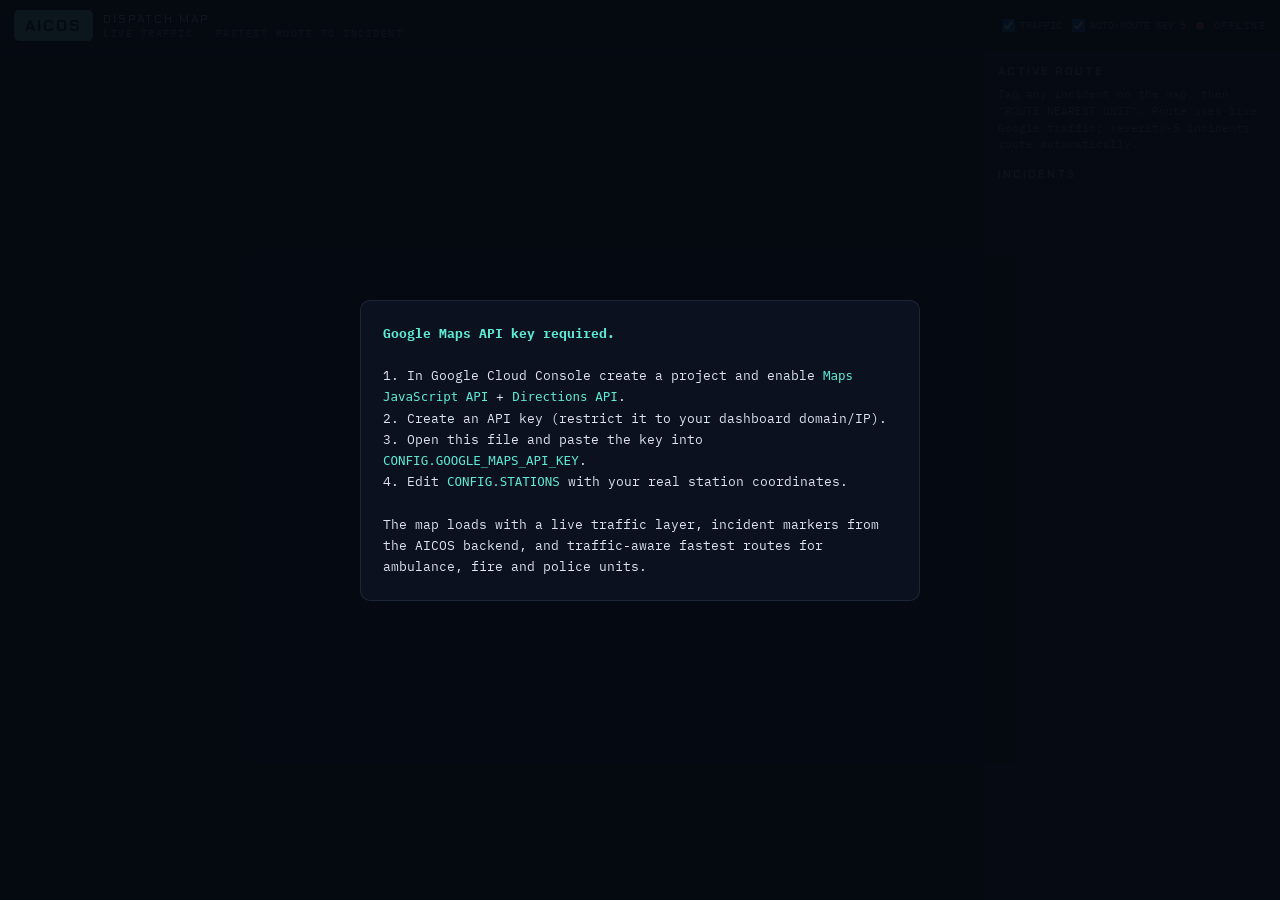
<file: dashboard/dispatch-map.html>
<!DOCTYPE html>
<html lang="en">
<head>
<meta name="referrer" content="no-referrer">
<meta charset="UTF-8" />
<meta name="viewport" content="width=device-width, initial-scale=1.0" />
<title>AICOS · Dispatch Map</title>
<style>
  @import url('https://fonts.googleapis.com/css2?family=Chakra+Petch:wght@500;600;700&family=IBM+Plex+Mono:wght@400;500;600&display=swap');
  :root { --ink:#060a12; --panel:#0b111e; --line:rgba(125,150,190,.16); --teal:#5eead4;
          --text:#dbe4f3; --mut:#7c8aa5; --red:#f43f5e; --amber:#fbbf24; }
  * { box-sizing:border-box; margin:0; }
  body { background:var(--ink); color:var(--text); font-family:'IBM Plex Mono',monospace;
         height:100vh; display:flex; flex-direction:column; }
  header { display:flex; gap:10px; align-items:center; padding:10px 14px;
           border-bottom:1px solid var(--line); flex-wrap:wrap; }
  .logo { background:var(--teal); color:#04211c; font-family:'Chakra Petch',sans-serif;
          font-weight:700; letter-spacing:2px; padding:5px 11px; border-radius:5px; }
  .sub { font-size:10px; color:var(--mut); letter-spacing:1.5px; }
  .dot { width:8px; height:8px; border-radius:50%; background:var(--red); }
  .dot.live { background:var(--teal); animation:blink 1.4s infinite; }
  @keyframes blink { 0%,100%{opacity:1} 50%{opacity:.25} }
  label.chk { font-size:10px; color:var(--mut); display:flex; gap:5px; align-items:center; cursor:pointer; }
  #wrap { flex:1; display:flex; min-height:0; }
  #map { flex:1; }
  aside { width:295px; border-left:1px solid var(--line); background:var(--panel);
          padding:12px; overflow-y:auto; }
  aside h3 { font-family:'Chakra Petch',sans-serif; font-size:11px; letter-spacing:2px;
             color:var(--mut); margin-bottom:8px; }
  .rt { border:1px solid var(--line); border-radius:8px; padding:10px; margin-bottom:10px; }
  .rt .big { font-size:22px; font-weight:600; color:var(--teal); }
  .rt .m { font-size:10px; color:var(--mut); margin-top:3px; line-height:1.5; }
  button { background:var(--teal); color:#04211c; border:0; border-radius:5px;
           font-family:'Chakra Petch',sans-serif; font-weight:600; font-size:10.5px;
           padding:6px 12px; cursor:pointer; letter-spacing:.5px; }
  button.ghost { background:transparent; color:var(--mut); border:1px solid var(--line); }
  #overlay { position:fixed; inset:0; background:rgba(6,10,18,.94); display:flex;
             align-items:center; justify-content:center; padding:24px; z-index:50; }
  #overlay .card { max-width:560px; border:1px solid var(--line); border-radius:10px;
                   background:var(--panel); padding:22px; font-size:12.5px; line-height:1.7; }
  #overlay code { color:var(--teal); }
  .evrow { display:flex; gap:8px; align-items:center; padding:7px 8px; border-radius:6px;
           border:1px solid var(--line); margin-bottom:6px; cursor:pointer; font-size:10.5px; }
  .evrow:hover { border-color:var(--teal); }
  .sev { font-size:9px; font-weight:700; padding:1px 6px; border-radius:4px; border:1px solid; }
  ::-webkit-scrollbar { width:5px } ::-webkit-scrollbar-thumb { background:rgba(125,150,190,.25); }
</style>
</head>
<body>

<header>
  <span class="logo">AICOS</span>
  <div>
    <div style="font-family:'Chakra Petch',sans-serif;font-size:12px;letter-spacing:2px;">DISPATCH MAP</div>
    <div class="sub">LIVE TRAFFIC · FASTEST ROUTE TO INCIDENT</div>
  </div>
  <span style="flex:1"></span>
  <label class="chk"><input type="checkbox" id="chkTraffic" checked> TRAFFIC</label>
  <label class="chk"><input type="checkbox" id="chkAuto" checked> AUTO-ROUTE SEV 5</label>
  <span id="statusDot" class="dot"></span>
  <span id="statusTxt" class="sub">OFFLINE</span>
</header>

<div id="wrap">
  <div id="map"></div>
  <aside>
    <h3>ACTIVE ROUTE</h3>
    <div id="routeBox" class="rt" style="display:none">
      <div class="big" id="rEta">—</div>
      <div class="m" id="rMeta">—</div>
      <div style="margin-top:8px; display:flex; gap:6px;">
        <button class="ghost" onclick="clearRoute()">CLEAR</button>
      </div>
    </div>
    <div class="m" id="routeHint" style="font-size:10.5px;color:var(--mut);line-height:1.6;margin-bottom:14px;">
      Tap any incident on the map, then “ROUTE NEAREST UNIT”. Route uses live Google traffic;
      severity-5 incidents route automatically.
    </div>
    <h3>INCIDENTS</h3>
    <div id="evList"></div>
  </aside>
</div>

<div id="overlay" style="display:none">
  <div class="card">
    <b style="color:var(--teal)">Google Maps API key required.</b><br><br>
    1. In Google Cloud Console create a project and enable
       <code>Maps JavaScript API</code> + <code>Directions API</code>.<br>
    2. Create an API key (restrict it to your dashboard domain/IP).<br>
    3. Open this file and paste the key into <code>CONFIG.GOOGLE_MAPS_API_KEY</code>.<br>
    4. Edit <code>CONFIG.STATIONS</code> with your real station coordinates.<br><br>
    The map loads with a live traffic layer, incident markers from the AICOS backend,
    and traffic-aware fastest routes for ambulance, fire and police units.
  </div>
</div>

<script src="/dashboard/aicos-auth.js"></script>
<script>
/* ================= CONFIG — edit before deployment ================= */
var CONFIG = {
  GOOGLE_MAPS_API_KEY: "",              // <-- paste your key here
  BACKEND_URL: "",                       // empty = same host that serves this page
  CITY_CENTER: { lat: 34.6714, lng: 3.2631 },  // set to your city
  ZOOM: 13,
  STATIONS: [
    { name: "Central Police HQ",  type: "police",    lat: 34.6760, lng: 3.2560 },
    { name: "Fire Station 1",     type: "fire",      lat: 34.6650, lng: 3.2710 },
    { name: "Hospital / Ambulance", type: "ambulance", lat: 34.6800, lng: 3.2780 }
  ]
};
/* =================================================================== */

var AGENT_COLORS = { security:"#fb7185", emergency:"#f97316", traffic:"#fbbf24",
                     infrastructure:"#38bdf8", environmental:"#34d399" };
var STATION_COLORS = { police:"#7da7f5", fire:"#f97316", ambulance:"#34d399" };
/* which unit types can serve which agent's incidents */
var AGENT_UNITS = { security:["police"], emergency:["ambulance","fire"],
                    traffic:["police"], infrastructure:["fire"], environmental:["fire"] };

var map, trafficLayer, dirService, dirRenderer, infoWin, ws;
var markers = {}, events = {}, routedId = null;

var $ = function (id) { return document.getElementById(id); };
function setStatus(live, txt){ $("statusDot").className = live?"dot live":"dot"; $("statusTxt").textContent = txt; }

/* ---------- Google Maps bootstrap ---------- */
(function boot(){
  if (!CONFIG.GOOGLE_MAPS_API_KEY) { $("overlay").style.display = "flex"; return; }
  var s = document.createElement("script");
  s.src = "https://maps.googleapis.com/maps/api/js?key=" +
          encodeURIComponent(CONFIG.GOOGLE_MAPS_API_KEY) + "&callback=initMap";
  s.async = true;
  s.onerror = function(){ $("overlay").style.display = "flex"; };
  document.head.appendChild(s);
})();

var DARK_STYLE = [
  { elementType:"geometry", stylers:[{color:"#0b111e"}] },
  { elementType:"labels.text.fill", stylers:[{color:"#8b9ab5"}] },
  { elementType:"labels.text.stroke", stylers:[{color:"#060a12"}] },
  { featureType:"road", elementType:"geometry", stylers:[{color:"#1a2740"}] },
  { featureType:"road.highway", elementType:"geometry", stylers:[{color:"#24365c"}] },
  { featureType:"water", elementType:"geometry", stylers:[{color:"#08101f"}] },
  { featureType:"poi", stylers:[{visibility:"off"}] },
  { featureType:"transit", stylers:[{visibility:"off"}] }
];

function initMap(){
  map = new google.maps.Map($("map"), {
    center: CONFIG.CITY_CENTER, zoom: CONFIG.ZOOM, styles: DARK_STYLE,
    disableDefaultUI: true, zoomControl: true
  });
  trafficLayer = new google.maps.TrafficLayer();
  trafficLayer.setMap(map);
  dirService  = new google.maps.DirectionsService();
  dirRenderer = new google.maps.DirectionsRenderer({
    map: map, suppressMarkers: true,
    polylineOptions: { strokeColor: "#5eead4", strokeWeight: 5, strokeOpacity: 0.95 }
  });
  infoWin = new google.maps.InfoWindow();

  $("chkTraffic").onchange = function(){ trafficLayer.setMap(this.checked ? map : null); };

  CONFIG.STATIONS.forEach(function(st){
    new google.maps.Marker({
      map: map, position: { lat: st.lat, lng: st.lng }, title: st.name,
      icon: { path: google.maps.SymbolPath.CIRCLE, scale: 7,
              fillColor: STATION_COLORS[st.type] || "#7da7f5", fillOpacity: 1,
              strokeColor: "#060a12", strokeWeight: 2 },
      label: { text: st.type === "police" ? "P" : st.type === "fire" ? "F" : "A",
               color: "#060a12", fontSize: "9px", fontWeight: "700" }
    });
  });

  connectBackend();
}

/* ---------- Backend live feed ---------- */
function backendBase(){
  return (CONFIG.BACKEND_URL || window.location.origin).replace(/\/+$/, "");
}
function authToken(){
  var t=(window.AicosAuth&&AicosAuth.token())||"";
  if(!t){window.location.href="/dashboard/login.html";}
  return t;
}
function connectBackend(){
  var base = backendBase();
  if (base.indexOf("http") !== 0) { setStatus(false, "NO BACKEND"); return; }
  var token = authToken();
  var wsUrl = base.replace(/^http/, "ws") + "/ws/events";
  try { ws = new WebSocket(wsUrl); } catch(e){ setStatus(false, "BAD URL"); return; }
  ws.onopen = function(){ ws.send(JSON.stringify({kind:"auth", token:token})); setStatus(true, "LIVE"); };
  ws.onclose = function(){ setStatus(false, "RETRYING"); setTimeout(connectBackend, 3000); };
  ws.onerror = function(){ try{ ws.close(); }catch(e){} };
  ws.onmessage = function(m){
    var msg; try { msg = JSON.parse(m.data); } catch(e){ return; }
    if (msg.kind === "snapshot" && Array.isArray(msg.events)) msg.events.forEach(function(ev){ upsertEvent(ev, false); });
    else if (msg.kind === "event" && msg.event) upsertEvent(msg.event, true);
  };
}

function upsertEvent(ev, isNew){
  if (!ev || typeof ev.lat !== "number" || typeof ev.lon !== "number") return;
  if (!ev.lat && !ev.lon) return;               // skip events without coordinates
  events[ev.id] = ev;
  if (!markers[ev.id]) {
    var col = ev.severity >= 4 ? "#f43f5e" : (AGENT_COLORS[ev.agent] || "#8b9ab5");
    var mk = new google.maps.Marker({
      map: map, position: { lat: ev.lat, lng: ev.lon },
      icon: { path: google.maps.SymbolPath.CIRCLE, scale: ev.severity >= 4 ? 9 : 6,
              fillColor: col, fillOpacity: 0.95, strokeColor: "#060a12", strokeWeight: 2 },
      animation: isNew && ev.severity >= 4 ? google.maps.Animation.BOUNCE : null,
      title: ev.type
    });
    if (mk.getAnimation()) setTimeout(function(){ mk.setAnimation(null); }, 2800);
    mk.addListener("click", function(){ openInfo(ev.id); });
    markers[ev.id] = mk;
  }
  renderList();
  if (isNew && ev.severity >= 5 && $("chkAuto").checked) routeToEvent(ev.id);
  else if (isNew && ev.severity >= 4) map.panTo({ lat: ev.lat, lng: ev.lon });
}

function openInfo(id){
  var ev = events[id]; if (!ev) return;
  var div = document.createElement("div");
  div.style.cssText = "font-family:monospace;color:#0f172a;font-size:12px;min-width:190px";
  var b = document.createElement("b"); b.textContent = ev.type; div.appendChild(b);
  var meta = document.createElement("div");
  meta.style.cssText = "margin:4px 0 8px;color:#475569;font-size:11px";
  meta.textContent = "SEV " + ev.severity + " · conf " + Math.round((ev.confidence||0)*100) +
                     "% · " + (ev.source_id||"") + (ev.district ? " · " + ev.district : "");
  div.appendChild(meta);
  var btn = document.createElement("button");
  btn.textContent = "ROUTE NEAREST UNIT";
  btn.style.cssText = "background:#0e7490;color:#fff;border:0;border-radius:5px;padding:6px 10px;cursor:pointer;font-weight:600";
  btn.onclick = function(){ infoWin.close(); routeToEvent(id); };
  div.appendChild(btn);
  infoWin.setContent(div);
  infoWin.open(map, markers[id]);
}

/* ---------- Traffic-aware routing ---------- */
function routeOnce(origin, dest){
  return new Promise(function(resolve){
    dirService.route({
      origin: origin, destination: dest, travelMode: google.maps.TravelMode.DRIVING,
      drivingOptions: { departureTime: new Date(), trafficModel: "bestguess" }
    }, function(res, status){
      if (status === "OK" && res.routes.length) {
        var leg = res.routes[0].legs[0];
        resolve({ res: res, secs: (leg.duration_in_traffic || leg.duration).value, leg: leg });
      } else resolve(null);
    });
  });
}

function routeToEvent(id){
  var ev = events[id]; if (!ev || !map) return;
  var unitTypes = AGENT_UNITS[ev.agent] || ["police"];
  var candidates = CONFIG.STATIONS.filter(function(s){ return unitTypes.indexOf(s.type) !== -1; });
  if (!candidates.length) candidates = CONFIG.STATIONS.slice();
  var dest = { lat: ev.lat, lng: ev.lon };
  $("rEta").textContent = "…";
  $("rMeta").textContent = "computing fastest route in live traffic";
  $("routeBox").style.display = "block";

  Promise.all(candidates.map(function(st){
    return routeOnce({ lat: st.lat, lng: st.lng }, dest).then(function(r){
      return r ? { st: st, r: r } : null;
    });
  })).then(function(list){
    list = list.filter(Boolean);
    if (!list.length) { $("rEta").textContent = "N/A"; $("rMeta").textContent = "routing failed — check Directions API is enabled"; return; }
    list.sort(function(a, b){ return a.r.secs - b.r.secs; });
    var best = list[0];
    routedId = id;
    dirRenderer.setDirections(best.r.res);
    var mins = Math.round(best.r.secs / 60);
    $("rEta").textContent = mins + " min";
    $("rMeta").textContent = best.st.name + " (" + best.st.type + ") → " + ev.type +
      " · " + best.r.leg.distance.text + " · live traffic included";
  });
}

function clearRoute(){
  routedId = null;
  dirRenderer.set("directions", null);
  $("routeBox").style.display = "none";
}

/* ---------- Sidebar list ---------- */
function renderList(){
  var box = $("evList"); box.textContent = "";
  var ids = Object.keys(events).sort(function(a,b){ return b - a; }).slice(0, 25);
  ids.forEach(function(id){
    var ev = events[id];
    var row = document.createElement("div"); row.className = "evrow";
    var sev = document.createElement("span"); sev.className = "sev";
    var col = ev.severity >= 4 ? "#f43f5e" : "#8b9ab5";
    sev.style.color = col; sev.style.borderColor = col; sev.textContent = "S" + ev.severity;
    var t = document.createElement("span");
    t.style.cssText = "flex:1;overflow:hidden;text-overflow:ellipsis;white-space:nowrap";
    t.textContent = ev.type;
    row.appendChild(sev); row.appendChild(t);
    row.onclick = function(){
      map.panTo({ lat: ev.lat, lng: ev.lon }); map.setZoom(15); openInfo(ev.id);
    };
    box.appendChild(row);
  });
}
</script>
</body>
</html>
</file>
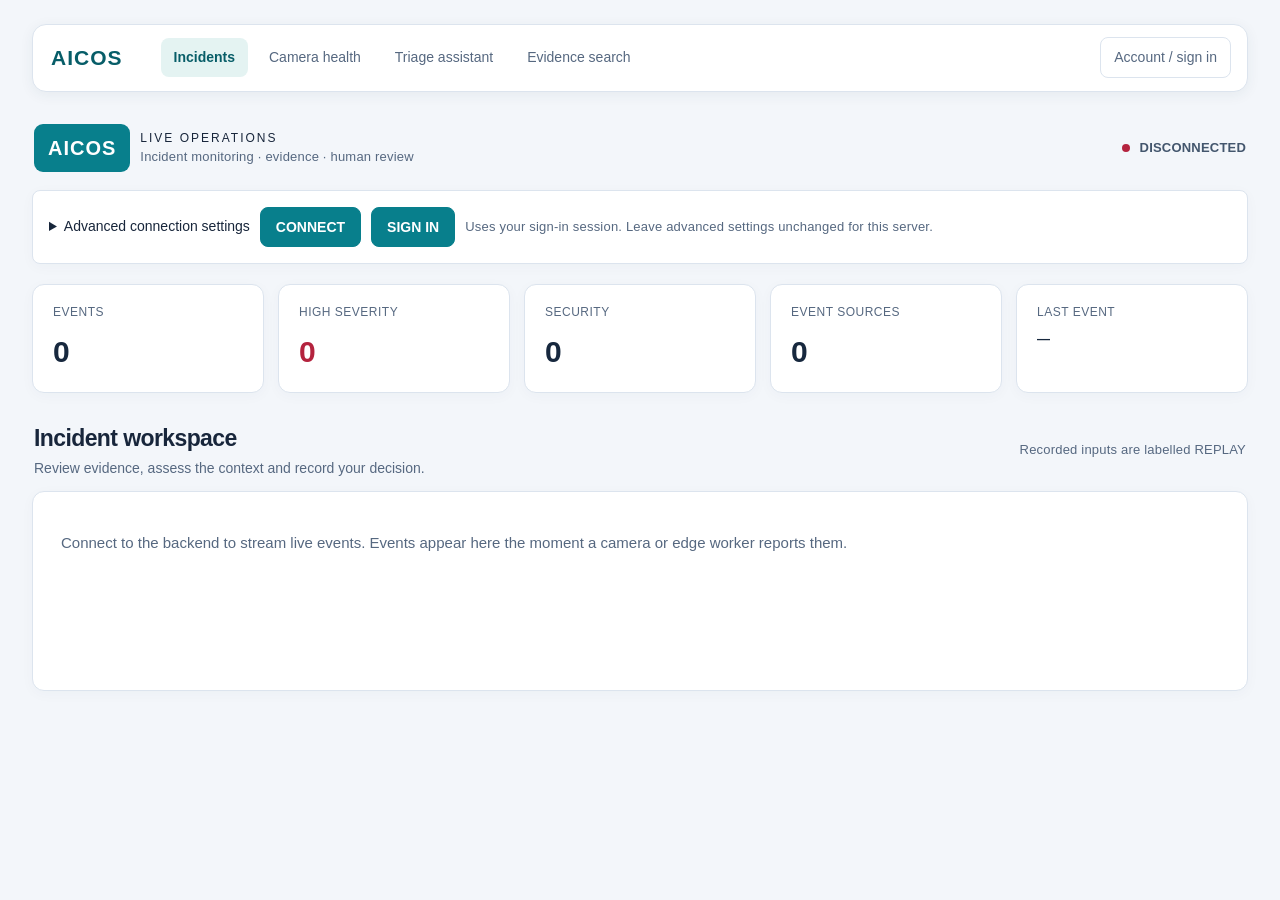
<file: dashboard/live-ops.html>
<!DOCTYPE html>
<html lang="en">
<head>
<meta name="referrer" content="no-referrer">
<meta charset="UTF-8" />
<meta name="viewport" content="width=device-width, initial-scale=1.0" />
<title>AICOS · Live Operations</title>
<style>

  :root {
    --ink: #060a12; --panel: #0b111e; --line: rgba(125,150,190,0.14);
    --teal: #5eead4; --text: #dbe4f3; --mut: #7c8aa5; --red: #f43f5e; --amber: #fbbf24;
  }
  * { box-sizing: border-box; margin: 0; }
  body { background: var(--ink); color: var(--text); font-family: 'IBM Plex Mono', monospace; padding: 14px; }
  .row { display: flex; gap: 10px; align-items: center; flex-wrap: wrap; }
  .logo { background: var(--teal); color: #04211c; font-family: 'Chakra Petch', sans-serif;
          font-weight: 700; letter-spacing: 2px; padding: 6px 12px; border-radius: 5px; }
  .sub { font-size: 10px; color: var(--mut); letter-spacing: 1.5px; }
  .panel { background: var(--panel); border: 1px solid var(--line); border-radius: 8px; }
  .bar { padding: 10px 12px; margin-top: 12px; }
  input { background: #070c16; border: 1px solid var(--line); color: var(--text);
          font: inherit; font-size: 12px; padding: 6px 8px; border-radius: 5px; min-width: 220px; }
  button { background: var(--teal); color: #04211c; border: 0; border-radius: 5px;
           font-family: 'Chakra Petch', sans-serif; font-weight: 600; font-size: 11px;
           letter-spacing: .5px; padding: 7px 14px; cursor: pointer; }
  button.ghost { background: transparent; color: var(--mut); border: 1px solid var(--line); }
  button:hover { opacity: .88; }
  .dot { width: 8px; height: 8px; border-radius: 50%; background: var(--red); display: inline-block; }
  .dot.live { background: var(--teal); animation: blink 1.4s infinite; }
  @keyframes blink { 0%,100% { opacity: 1 } 50% { opacity: .25 } }
  .kpis { display: flex; gap: 8px; flex-wrap: wrap; margin-top: 12px; }
  .kpi { background: var(--panel); border: 1px solid var(--line); border-radius: 8px;
         padding: 8px 14px; min-width: 110px; }
  .kpi .lbl { font-size: 9px; letter-spacing: 1.6px; color: var(--mut); text-transform: uppercase;
              font-family: 'Chakra Petch', sans-serif; }
  .kpi .val { font-size: 20px; font-weight: 600; margin-top: 3px; }
  #feed { margin-top: 12px; max-height: 62vh; overflow-y: auto; }
  .ev { display: flex; gap: 10px; align-items: center; padding: 9px 12px;
        border-bottom: 1px solid rgba(125,150,190,0.08); border-left: 3px solid var(--mut); }
  .ev .t { font-size: 12px; font-weight: 600; }
  .ev .m { font-size: 10px; color: var(--mut); }
  .ev .grow { flex: 1; min-width: 0; }
  .sev { font-size: 9px; font-weight: 700; letter-spacing: 1px; padding: 2px 7px;
         border-radius: 4px; border: 1px solid; }
  .st  { font-size: 9px; letter-spacing: 1.2px; color: var(--mut); text-transform: uppercase; }
  .act { font-size: 10px; padding: 4px 9px; }
  .empty { padding: 30px; color: var(--mut); font-size: 12px; }
  .clipbtn { font-size: 9px; padding: 3px 7px; border-radius: 4px; cursor: pointer;
             background: transparent; color: var(--amber); border: 1px solid var(--amber);
             font-family: 'Chakra Petch', sans-serif; font-weight: 600; letter-spacing: .5px; }
  .clipbtn:hover { background: rgba(251,191,36,.12); }
  .thumb { width: 74px; height: 46px; object-fit: cover; border-radius: 4px;
           border: 1px solid var(--line); cursor: pointer; background: #070c16; }
  .thumb:hover { border-color: var(--teal); }
  #imodal { position: fixed; inset: 0; background: rgba(6,10,18,.94); display: none;
            align-items: center; justify-content: center; padding: 20px; z-index: 70; }
  #imodal img { max-width: 96vw; max-height: 86vh; border-radius: 8px;
                border: 1px solid var(--line); }
  #imodal .cap { position: absolute; bottom: 14px; left: 0; right: 0; text-align: center;
                 font-size: 11px; color: var(--mut); }
  #rmodal { position: fixed; inset: 0; background: rgba(6,10,18,.92); display: none;
            align-items: center; justify-content: center; padding: 18px; z-index: 60; }
  #rmodal .box { background: var(--panel); border: 1px solid var(--line); border-radius: 10px;
                 max-width: 760px; width: 100%; max-height: 86vh; display: flex; flex-direction: column; }
  #rmodal .bar2 { display: flex; gap: 8px; align-items: center; padding: 10px 14px;
                  border-bottom: 1px solid var(--line);
                  font-family: 'Chakra Petch', sans-serif; font-size: 12px; letter-spacing: 2px; }
  #rmodal pre { margin: 0; padding: 14px; overflow: auto; font-size: 11px; line-height: 1.55;
                color: var(--text); white-space: pre-wrap; }
  ::-webkit-scrollbar { width: 5px } ::-webkit-scrollbar-thumb { background: rgba(125,150,190,.25); border-radius: 4px }
</style>
<link rel="stylesheet" href="/dashboard/aicos-light.css">
</head>
<body class="workspace">
<nav class="workspace-nav" aria-label="Main navigation"><a class="brand" href="/dashboard/live-ops.html">AICOS</a><a href="/dashboard/live-ops.html" aria-current="page">Incidents</a><a href="/dashboard/fleet.html">Camera health</a><a href="/dashboard/triage.html">Triage assistant</a><a href="/dashboard/forensics.html">Evidence search</a><a class="nav-signin" href="/dashboard/login.html">Account / sign in</a></nav>

<div class="row">
  <span class="logo">AICOS</span>
  <div>
    <div style="font-family:'Chakra Petch',sans-serif; font-size:12px; letter-spacing:2px;">LIVE OPERATIONS</div>
    <div class="sub">Incident monitoring · evidence · human review</div>
  </div>
  <span style="flex:1"></span>
  <span id="statusDot" class="dot"></span>
  <span id="statusTxt" class="sub">DISCONNECTED</span>
</div>

<script src="/dashboard/aicos-auth.js"></script>
<div class="panel bar row">
  <details><summary>Advanced connection settings</summary><div class="row" style="margin-top:10px">
  <input id="apiUrl" placeholder="Backend URL (blank = this server)" aria-label="Backend URL" autocomplete="off" />
  <input id="apiKey" placeholder="Optional session token override" aria-label="Session token override" type="password" autocomplete="off" />
  </div></details>
  <button id="btnConnect">CONNECT</button>
  <button id="btnLogin" onclick="location.href='/dashboard/login.html'">SIGN IN</button>
  <span class="sub">Uses your sign-in session. Leave advanced settings unchanged for this server.</span>
</div>

<div class="kpis">
  <div class="kpi"><div class="lbl">Events</div><div class="val" id="kTotal">0</div></div>
  <div class="kpi"><div class="lbl">High severity</div><div class="val" id="kHigh" style="color:var(--red)">0</div></div>
  <div class="kpi"><div class="lbl">Security</div><div class="val" id="kSec">0</div></div>
  <div class="kpi"><div class="lbl">Event sources</div><div class="val" id="kCams">0</div></div>
  <div class="kpi"><div class="lbl">Last event</div><div class="val" id="kLast" style="font-size:13px">—</div></div>
</div>

<div class="feed-heading"><div><h1>Incident workspace</h1><p>Review evidence, assess the context and record your decision.</p></div><span class="sub">Recorded inputs are labelled REPLAY</span></div>
<div class="panel" id="feed">
  <div class="empty" id="emptyMsg">Connect to the backend to stream live events. Events appear here the moment a camera or edge worker reports them.</div>
</div>

<div id="imodal">
  <img id="imodalImg" alt="event snapshot" />
  <div class="cap" id="imodalCap">tap anywhere to close</div>
</div>

<div id="rmodal">
  <div class="box">
    <div class="bar2">
      <b>INCIDENT REPORT</b>
      <span style="flex:1"></span>
      <button class="act" id="btnCopyReport">COPY</button>
      <button class="act ghost" id="btnCloseReport">CLOSE</button>
    </div>
    <pre id="reportText">Loading…</pre>
  </div>
</div>

<script>
(function () {
  "use strict";

  var AGENT_COLORS = { security: "#fb7185", emergency: "#f97316", traffic: "#fbbf24",
                       infrastructure: "#38bdf8", environmental: "#34d399" };
  var SEV_COLORS = { 1: "#526176", 2: "#0369a1", 3: "#936000", 4: "#a34b08", 5: "#b4233e" };
  var MAX_ROWS = 200;

  var ws = null;
  var stats = { total: 0, high: 0, sec: 0, cams: {} };
  var baseUrl = "";
  var seen = {};                 // event ids already displayed and counted
  var reconnectTimer = null;

  // Every reconnect replays a snapshot of recent events. Without this
  // guard the KPI counters and the feed would multiply on each reconnect.
  function isNew(ev) {
    if (!ev || ev.id === undefined || seen[ev.id]) { return false; }
    seen[ev.id] = true;
    return true;
  }

  var $ = function (id) { return document.getElementById(id); };

  function authToken() { return ($("apiKey").value || (window.AicosAuth && AicosAuth.token()) || "").trim(); }
  function authHeaders(extra) {
    var h = extra || {}, t = authToken();
    if (t) h.Authorization = "Bearer " + t;
    return h;
  }
  if (window.AicosAuth && AicosAuth.token()) { $("apiKey").value = AicosAuth.token(); }

  function loadMedia(path, caption) {
    fetch((baseUrl || window.location.origin) + path, {headers:authHeaders({})})
      .then(function(r){ if(!r.ok) throw new Error("HTTP "+r.status); return r.blob(); })
      .then(function(blob){ var u=URL.createObjectURL(blob); showImage(u, caption); setTimeout(function(){URL.revokeObjectURL(u)}, 60000); })
      .catch(function(){ alert("Could not load protected evidence. Sign in again."); });
  }

  function setStatus(live, txt) {
    $("statusDot").className = live ? "dot live" : "dot";
    $("statusTxt").textContent = txt;
  }

  function fmtTime(ts) {
    var d = ts ? new Date(ts * 1000) : new Date();
    return d.toLocaleTimeString([], { hour: "2-digit", minute: "2-digit", second: "2-digit" });
  }

  function bump(ev) {
    stats.total += 1;
    if (ev.severity >= 4) stats.high += 1;
    if (ev.agent === "security") stats.sec += 1;
    if (ev.source_id) stats.cams[ev.source_id] = true;
    $("kTotal").textContent = String(stats.total);
    $("kHigh").textContent = String(stats.high);
    $("kSec").textContent = String(stats.sec);
    $("kCams").textContent = String(Object.keys(stats.cams).length);
    $("kLast").textContent = fmtTime(ev.ts);
  }

  function setRowStatus(row, status) {
    var st = row.querySelector(".st");
    if (st) st.textContent = status;
  }

  function postStatus(id, status, row) {
    fetch(baseUrl + "/api/events/" + id + "/status", {
      method: "POST",
      headers: authHeaders({ "Content-Type": "application/json" }),
      body: JSON.stringify({ status: status })
    }).then(function (r) {
      if (r.ok) { setRowStatus(row, status); }
      else { alert("Backend refused (" + r.status + ") — check the API key field."); }
    }).catch(function () { alert("Backend unreachable."); });
  }

  function showImage(src, caption) {
    $("imodalImg").src = src;
    $("imodalCap").textContent = caption + " — tap anywhere to close";
    $("imodal").style.display = "flex";
  }
  $("imodal").onclick = function () { $("imodal").style.display = "none"; };

  function showReport(id) {
    var base = baseUrl || window.location.origin.replace(/\/+$/, "");
    var pre = $("reportText");
    $("rmodal").style.display = "flex";
    pre.textContent = "Generating report…";
    fetch(base + "/api/events/" + id + "/report?format=text", {
      headers: authHeaders({})
    }).then(function (r) {
      if (r.status === 401) { pre.textContent = "Session expired. Sign in again in this tab, then reopen the report."; return null; }
      if (!r.ok) { pre.textContent = "Report failed (" + r.status + ")."; return null; }
      return r.text();
    }).then(function (t) { if (t) pre.textContent = t; })
      .catch(function () { pre.textContent = "Backend unreachable."; });
  }

  $("btnCloseReport").onclick = function () { $("rmodal").style.display = "none"; };
  $("btnCopyReport").onclick = function () {
    var t = $("reportText").textContent || "";
    if (navigator.clipboard && navigator.clipboard.writeText) {
      navigator.clipboard.writeText(t);
    } else {
      var ta = document.createElement("textarea");
      ta.value = t; document.body.appendChild(ta); ta.select();
      document.execCommand("copy"); document.body.removeChild(ta);
    }
  };

  function addRow(ev, prepend) {
    $("emptyMsg") && $("emptyMsg").remove();
    var row = document.createElement("div");
    row.className = "ev";
    row.dataset.id = String(ev.id);
    row.style.borderLeftColor = AGENT_COLORS[ev.agent] || "#64748b";

    var grow = document.createElement("div");
    grow.className = "grow";
    var t = document.createElement("div");
    t.className = "t";
    t.textContent = ev.type || "event";
    var m = document.createElement("div");
    m.className = "m";
    m.textContent = fmtTime(ev.ts) + " · " + (ev.source_id || "?") +
      (ev.district ? " · " + ev.district : "") +
      " · model score " + Math.round((ev.confidence || 0) * 100) + "%" +
      (ev.extra && ev.extra.is_replay ? " · RECORDED REPLAY" : "");
    grow.appendChild(t); grow.appendChild(m);

    var sev = document.createElement("span");
    sev.className = "sev";
    var sc = SEV_COLORS[ev.severity] || "#64748b";
    sev.style.color = sc; sev.style.borderColor = sc;
    sev.textContent = "SEV " + ev.severity;

    var st = document.createElement("span");
    st.className = "st";
    st.textContent = ev.status || "detected";

    if (ev.has_snapshot) {
      var img = document.createElement("img");
      img.className = "thumb";
      img.loading = "lazy";
      img.alt = "snapshot";
      img.alt = "protected snapshot";
      img.removeAttribute("src");
      // A thumbnail is loaded with authenticated fetch; never put credentials in URLs.
      fetch((baseUrl || window.location.origin) + "/api/events/" + ev.id + "/snapshot", {headers:authHeaders({})})
        .then(function(r){if(!r.ok) throw 0; return r.blob()}).then(function(b){img.src=URL.createObjectURL(b)}).catch(function(){img.remove()});
      img.onclick = function () { loadMedia("/api/events/" + ev.id + "/snapshot", ev.type + " · " + fmtTime(ev.ts)); };
      row.insertBefore(img, row.firstChild);
    }
    row.appendChild(grow); row.appendChild(sev); row.appendChild(st);

    if (ev.has_clip) {
      var cb = document.createElement("button");
      cb.className = "clipbtn"; cb.textContent = "CLIP";
      cb.onclick = function () {
        loadMedia("/api/events/" + ev.id + "/clip",
                  ev.type + " · the " + (ev.extra && ev.extra.snapshot_lead_seconds
                    ? ev.extra.snapshot_lead_seconds + "s " : "") + "lead-up");
      };
      row.appendChild(cb);
    }
    var rp = document.createElement("button");
    rp.className = "act ghost"; rp.textContent = "REPORT";
    rp.onclick = function () { showReport(ev.id); };
    row.appendChild(rp);
    var triage = document.createElement("button");
    triage.className = "act ghost"; triage.textContent = "TRIAGE";
    triage.onclick = function () { location.href = "/dashboard/triage.html?event_id=" + encodeURIComponent(ev.id); };
    row.appendChild(triage);

    if (ev.severity >= 4) {
      var ok = document.createElement("button");
      ok.className = "act"; ok.textContent = "APPROVE";
      ok.onclick = function () { postStatus(ev.id, "approved", row); };
      var no = document.createElement("button");
      no.className = "act ghost"; no.textContent = "DISMISS";
      no.onclick = function () { postStatus(ev.id, "dismissed", row); };
      row.appendChild(ok); row.appendChild(no);
    }

    var feed = $("feed");
    if (prepend && feed.firstChild) { feed.insertBefore(row, feed.firstChild); }
    else { feed.appendChild(row); }
    while (feed.children.length > MAX_ROWS) { feed.removeChild(feed.lastChild); }
  }

  function handleMessage(raw) {
    var msg;
    try { msg = JSON.parse(raw); } catch (e) { return; }
    if (msg.kind === "snapshot" && Array.isArray(msg.events)) {
      setStatus(true, "CONNECTED");
      var fresh = msg.events.filter(isNew);
      fresh.forEach(function (ev) { addRow(ev, false); });
      // count history too, oldest -> newest so "last event" ends up correct
      fresh.slice().reverse().forEach(function (ev) { bump(ev); });
    } else if (msg.kind === "event" && msg.event) {
      if (isNew(msg.event)) {
        addRow(msg.event, true);
        bump(msg.event);
      }
    } else if (msg.kind === "status") {
      var row = document.querySelector('.ev[data-id="' + msg.id + '"]');
      if (row) setRowStatus(row, msg.status);
    }
  }

  function connect() {
    if (reconnectTimer) { clearTimeout(reconnectTimer); reconnectTimer = null; }
    baseUrl = ($("apiUrl").value || window.location.origin).replace(/\/+$/, "");
    var key = authToken();
    if (!key) { setStatus(false, "SIGN IN REQUIRED"); return; }
    var wsUrl = baseUrl.replace(/^http/, "ws") + "/ws/events";
    // Detach handlers before closing, or the old socket's onclose schedules
    // a second reconnect and the two sockets both feed the dashboard.
    if (ws) {
      try {
        ws.onclose = null; ws.onerror = null; ws.onmessage = null; ws.onopen = null;
        ws.close();
      } catch (e) {}
      ws = null;
    }
    setStatus(false, "CONNECTING…");
    try { ws = new WebSocket(wsUrl); }
    catch (e) { setStatus(false, "BAD URL"); return; }

    ws.onopen = function () { ws.send(JSON.stringify({kind:"auth", token:key})); setStatus(false, "AUTHENTICATING…"); };
    ws.onmessage = function (evt) { handleMessage(evt.data); };
    ws.onclose = function (event) {
      if (event && (event.code === 4401 || event.code === 4403 || event.code === 1008)) {
        setStatus(false, "SESSION EXPIRED — SIGN IN"); return;
      }
      setStatus(false, "DISCONNECTED — retrying");
      reconnectTimer = setTimeout(connect, 3000);
    };
    ws.onerror = function () { try { ws.close(); } catch (e) {} };
  }

  $("btnConnect").onclick = connect;
  // Auto-connect when the page is served by the backend itself.
  if (window.location.protocol.indexOf("http") === 0 && $("apiKey").value) { connect(); }
})();
</script>
</body>
</html>
</file>
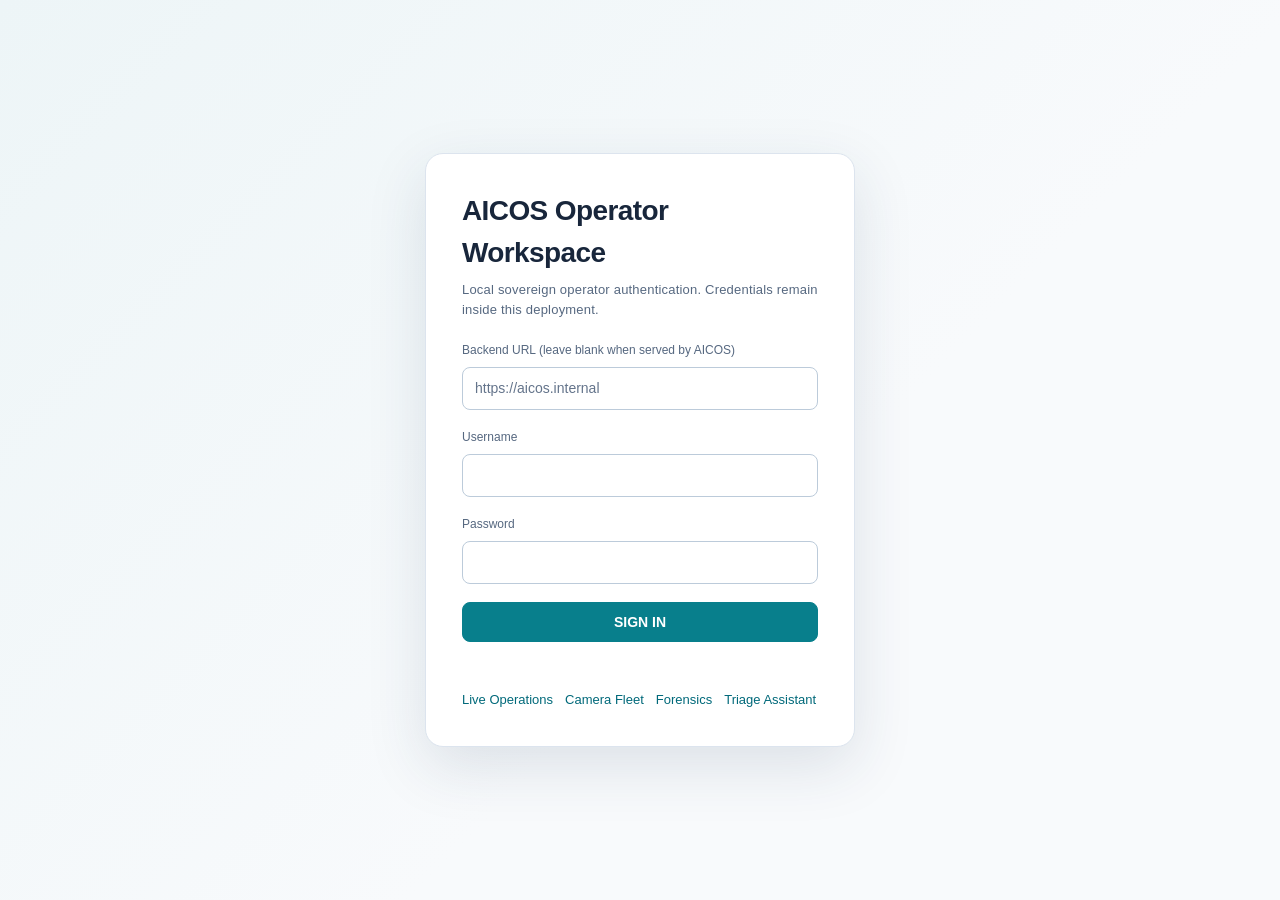
<file: dashboard/login.html>
<!doctype html><html><head><meta charset="utf-8"><meta name="viewport" content="width=device-width,initial-scale=1">
<title>AICOS Secure Login</title><style>
body{margin:0;background:#071014;color:#e8f3f4;font-family:system-ui,-apple-system,Segoe UI,sans-serif;min-height:100vh;display:grid;place-items:center}.box{width:min(430px,calc(100% - 36px));background:#0d1b20;border:1px solid #294750;border-radius:14px;padding:28px;box-shadow:0 18px 60px #0008}h1{margin:0 0 6px;font-size:24px}.sub{color:#8eabb2;margin-bottom:22px}.row{display:grid;gap:8px;margin:12px 0}label{font-size:12px;color:#a9bdc2}input,button{box-sizing:border-box;width:100%;padding:12px;border-radius:8px;border:1px solid #34545c;background:#10252b;color:#eef8f8;font-size:15px}button{background:#126a67;border-color:#238a85;font-weight:700;cursor:pointer}.err{color:#ff9696;min-height:20px;margin-top:10px}.ok{color:#6be7ac}.links{margin-top:18px;display:flex;gap:12px;flex-wrap:wrap}.links a{color:#78d5d0;text-decoration:none;font-size:13px}</style><link rel="stylesheet" href="/dashboard/aicos-light.css"></head><body class="login-page">
<div class="box"><h1>AICOS Operator Workspace</h1><div class="sub">Local sovereign operator authentication. Credentials remain inside this deployment.</div>
<div class="row"><label>Backend URL (leave blank when served by AICOS)</label><input id="base" placeholder="https://aicos.internal"></div>
<div class="row"><label>Username</label><input id="user" autocomplete="username"></div>
<div class="row"><label>Password</label><input id="pass" type="password" autocomplete="current-password"></div>
<button id="login">SIGN IN</button><div id="msg" class="err"></div>
<div class="links"><a href="/dashboard/live-ops.html">Live Operations</a><a href="/dashboard/fleet.html">Camera Fleet</a><a href="/dashboard/forensics.html">Forensics</a><a href="/dashboard/triage.html">Triage Assistant</a></div></div>
<script src="/dashboard/aicos-auth.js"></script><script>
const $=id=>document.getElementById(id); $('login').onclick=async()=>{ $('msg').textContent='Signing in…'; try{const u=await AicosAuth.login($('base').value,$('user').value,$('pass').value); $('msg').className='ok'; $('msg').textContent='Signed in as '+u.username+' ('+u.role+').'; setTimeout(()=>location.href='/dashboard/live-ops.html',400)}catch(e){$('msg').className='err';$('msg').textContent=e.message}}; $('pass').addEventListener('keydown',e=>{if(e.key==='Enter')$('login').click()});
</script></body></html>
</file>
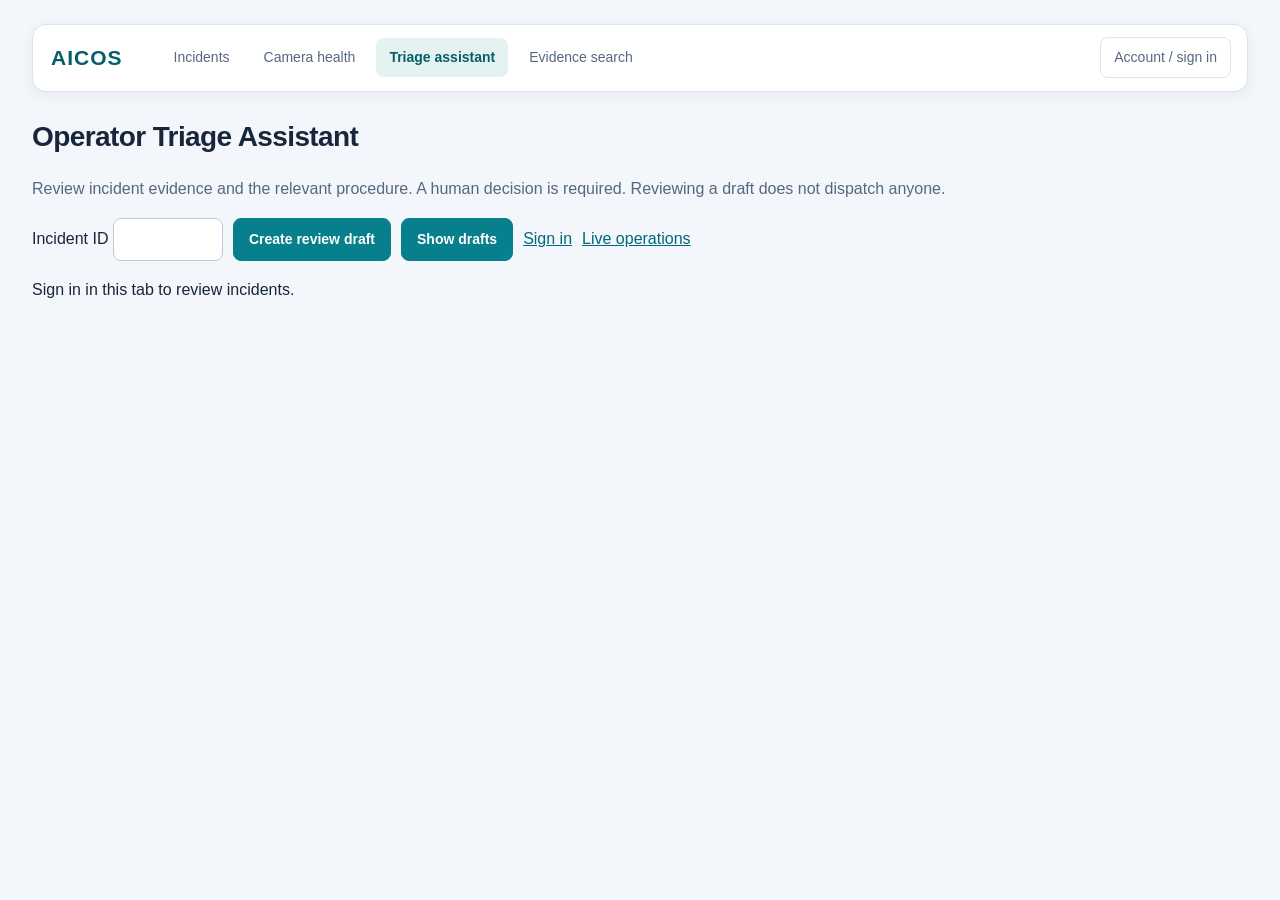
<file: dashboard/triage.html>
<!doctype html>
<html lang="en"><head><meta charset="utf-8"><meta name="viewport" content="width=device-width,initial-scale=1">
<title>AICOS Operator Triage Assistant</title>
<style>
body{margin:0;background:#071014;color:#e7f4f3;font:16px system-ui,sans-serif}main{max-width:1100px;margin:auto;padding:24px}h1{font-size:25px}section{padding:18px;margin:16px 0;border:1px solid #31545c;border-radius:10px;background:#0d1b20}.bar{display:flex;flex-wrap:wrap;gap:10px;align-items:center}input,button,textarea{font:inherit;padding:10px;border:1px solid #31545c;border-radius:6px;background:#10252b;color:#e7f4f3}button{cursor:pointer}button:disabled{opacity:.5;cursor:default}textarea{box-sizing:border-box;width:100%;min-height:72px}.muted{color:#93afb5}.notice{color:#ffd166}a{color:#69e6c5}dt{color:#93afb5}dd{margin:0 0 10px;overflow-wrap:anywhere}img{max-width:100%;max-height:280px}li{margin:8px 0}.error{color:#ff9696}dl.facts{display:grid;grid-template-columns:repeat(2,minmax(0,1fr));gap:10px 22px}dl.facts dd{margin:2px 0 0}.media-grid{display:grid;grid-template-columns:repeat(2,minmax(0,1fr));gap:16px}figure{margin:0}figcaption{color:#93afb5;margin-bottom:8px}summary{cursor:pointer}section[id]{scroll-margin-top:16px}@media(max-width:640px){dl.facts,.media-grid{grid-template-columns:1fr}main{padding:12px}}
</style><link rel="stylesheet" href="/dashboard/aicos-light.css">
</head><body class="workspace">
<nav class="workspace-nav" aria-label="Main navigation"><a class="brand" href="/dashboard/live-ops.html">AICOS</a><a href="/dashboard/live-ops.html">Incidents</a><a href="/dashboard/fleet.html">Camera health</a><a href="/dashboard/triage.html" aria-current="page">Triage assistant</a><a href="/dashboard/forensics.html">Evidence search</a><a class="nav-signin" href="/dashboard/login.html">Account / sign in</a></nav><main>
<h1>Operator Triage Assistant</h1><p class="muted">Review incident evidence and the relevant procedure. A human decision is required. Reviewing a draft does not dispatch anyone.</p>
<div class="bar"><label>Incident ID <input id="incident" type="number" min="1" step="1" style="width:110px"></label><button id="create">Create review draft</button><button id="load">Show drafts</button><a href="/dashboard/login.html">Sign in</a><a href="/dashboard/live-ops.html">Live operations</a></div>
<p id="message" role="status"></p><div id="history"></div><div id="draft"></div>
</main><script src="/dashboard/aicos-auth.js"></script><script>
'use strict';
const $=id=>document.getElementById(id);let current=null;let urls=[];
function node(tag,text,parent){const element=document.createElement(tag);if(text!==undefined)element.textContent=text;if(parent)parent.appendChild(element);return element}
async function api(path,method='GET',body){const options={method,headers:AicosAuth.headers({'Content-Type':'application/json'})};if(body!==undefined)options.body=JSON.stringify(body);const response=await fetch(path,options);const data=await response.json();if(!response.ok)throw Error(response.status===401?'Sign in in this tab first.':data.detail||'Request failed');return data}
function eventId(){const id=Number($('incident').value);if(!Number.isSafeInteger(id)||id<1)throw Error('Enter a valid incident ID.');return id}
function section(title){const s=node('section',undefined,$('draft'));node('h2',title,s);return s}
function factValue(key,value){if(key==='event_time')return new Date(Number(value)*1000).toLocaleString();if(key==='model_score')return Math.round(Number(value)*100)+'% model score';if(key==='transition_observation')return String(value).replaceAll('_',' ');return String(value)}
async function show(draft){
 current=draft;urls.forEach(URL.revokeObjectURL);urls=[];$('draft').replaceChildren();
 const content=draft.content;const intro=section('Draft '+draft.id);node('p','Review status: '+draft.review_status.replaceAll('_',' '),intro);
 if(draft.reviewed_at){node('p','Reviewed by '+draft.reviewed_by+' · '+new Date(draft.reviewed_at*1000).toLocaleString(),intro);node('p','Review note: '+(draft.review_note||'No note recorded.'),intro)}
 const jump=node('a','Go to human review',intro);jump.href='#human-review';
 if(content.production_recommendations_blocked){const p=node('p','Demonstration only: no approved operating procedure is available. Production recommendations are blocked.',intro);p.className='notice'}
 const facts=section('Incident evidence');const list=node('dl',undefined,facts);list.className='facts';for(const [key,value] of Object.entries(content.facts)){const pair=node('div',undefined,list);node('dt',key.replaceAll('_',' '),pair);node('dd',factValue(key,value),pair)}
 node('p','A model score is detector output, not certainty about what happened.',facts);
 node('p','Missing media: '+(content.missing_evidence.join(', ')||'none'),facts);
 const gallery=node('div',undefined,facts);gallery.className='media-grid';for(const [kind,media] of Object.entries(content.media)){if(media.available){const figure=node('figure',undefined,gallery);node('figcaption',kind==='snapshot'?'Triggering image':'Recorded evidence clip',figure);try{const response=await fetch(media.reference,{headers:AicosAuth.headers()});if(!response.ok)throw Error();const url=URL.createObjectURL(await response.blob());urls.push(url);const image=node('img',undefined,figure);image.src=url;image.alt=kind+' evidence for incident '+draft.event_id}catch(e){node('p','Could not load '+kind+' evidence.',figure)}}}
 const procedure=section(content.production_recommendations_blocked?'Demonstration review steps':'Procedure-grounded recommendations');
 if(content.procedure)node('p',content.procedure.title+' · version '+content.procedure.version+' · '+content.procedure.status,procedure);
 const steps=node('ol',undefined,procedure);for(const text of [...content.recommendations,...content.demonstration_steps])node('li',text,steps);
 const references=section('Sources and limits');node('p',content.signed_evidence.ok?'Signed evidence verified.':'Signed evidence unavailable or not verified.',references);for(const source of content.source_references)node('p',source.id+(source.status?' · '+source.status:''),references);const details=node('details',undefined,references);node('summary','Source fingerprints',details);for(const source of content.source_references){if(source.sha256)node('p',source.id+' · SHA-256 '+source.sha256,details)}for(const text of content.limits)node('p',text,references);
 const review=section('Human review');review.id='human-review';const noteLabel=node('label','Review note',review);noteLabel.htmlFor='review-note';const note=node('textarea',undefined,review);note.id='review-note';note.maxLength=500;note.placeholder='Record your review note';note.value=draft.review_note||'';note.disabled=draft.review_status!=='pending';
 for(const [decision,label] of [['accept',content.production_recommendations_blocked?'Accept demonstration draft':'Accept draft'],['reject','Reject draft']]){const button=node('button',label,review);button.disabled=draft.review_status!=='pending';button.onclick=async()=>{button.disabled=true;try{await show(await api('/api/triage/'+draft.id+'/review','POST',{decision,note:note.value}));$('message').textContent='Review recorded. Incident approval remains a separate action.'}catch(e){$('message').textContent=e.message;button.disabled=false}}}
}
async function run(action){$('message').className='';$('message').textContent='Loading…';try{await action();if($('message').textContent==='Loading…')$('message').textContent='Ready.'}catch(e){$('message').textContent=e.message;$('message').className='error'}}
$('create').onclick=()=>run(async()=>show(await api('/api/events/'+eventId()+'/triage','POST',{})));
$('load').onclick=()=>run(async()=>{const result=await api('/api/events/'+eventId()+'/triage');$('history').replaceChildren();for(const draft of result.drafts){const button=node('button','Draft '+draft.id+' · '+draft.review_status.replaceAll('_',' '),$('history'));button.onclick=()=>run(async()=>show(await api('/api/triage/'+draft.id)))}if(!result.drafts.length)node('p','No drafts yet.',$('history'))});
const parameter=new URLSearchParams(location.search).get('event_id');if(parameter&&/^\d+$/.test(parameter))$('incident').value=parameter;
if(!AicosAuth.token())$('message').textContent='Sign in in this tab to review incidents.';
</script></body></html>
</file>
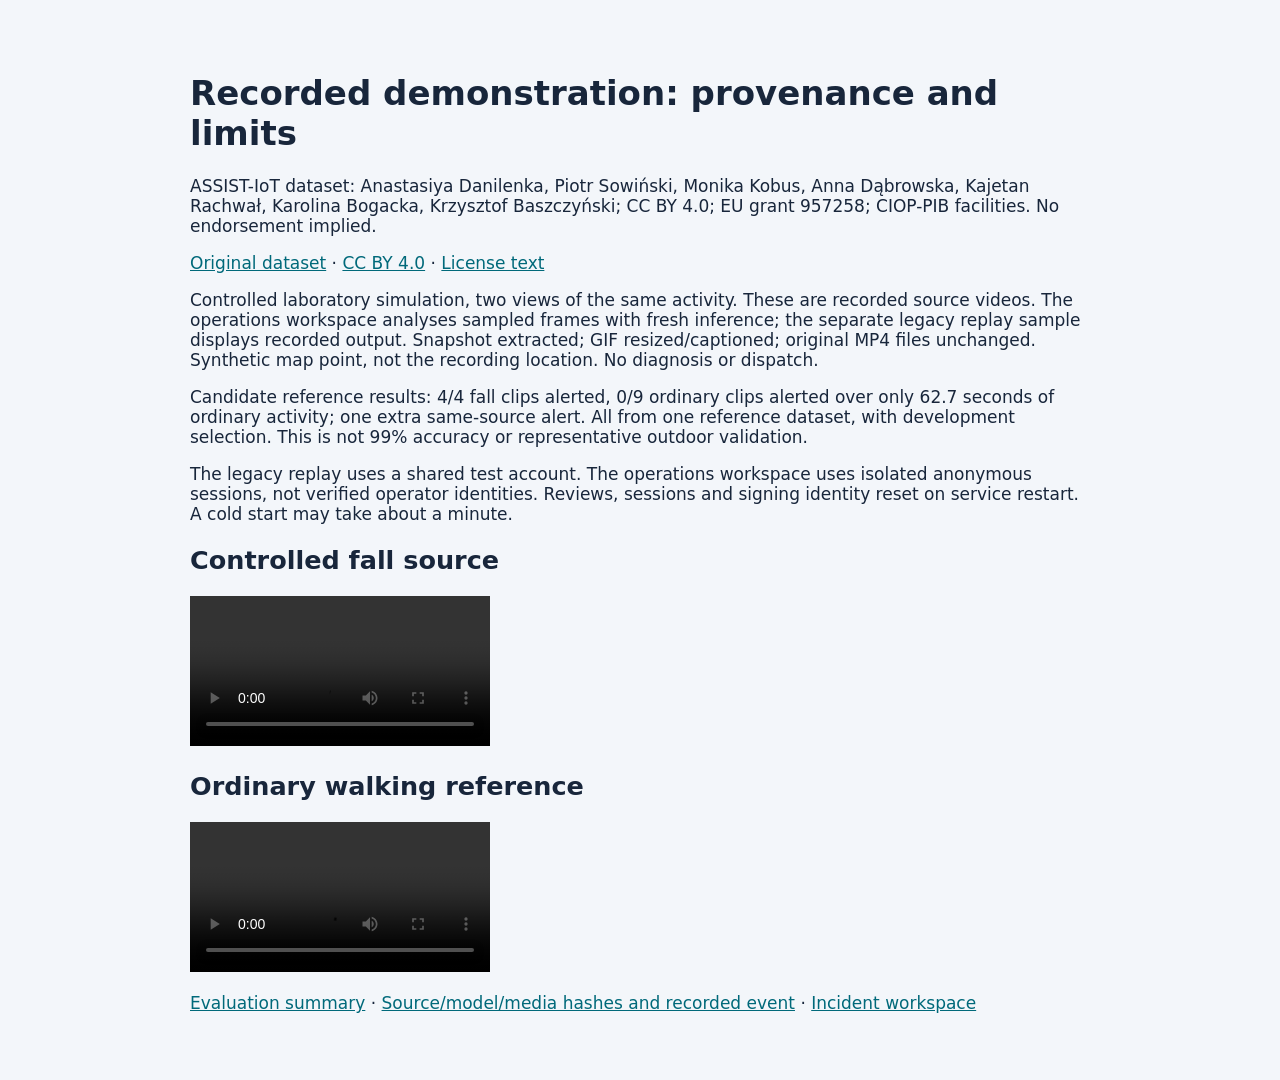
<file: deploy/free-demo-assets/credits.html>
<!doctype html><meta charset="utf-8"><meta name="viewport" content="width=device-width"><title>AICOS demo provenance</title><style>body{font:17px system-ui;max-width:900px;margin:30px auto;padding:20px;background:#f3f6fa;color:#18263b}video{max-width:100%}a{color:#00697a}</style><h1>Recorded demonstration: provenance and limits</h1><p>ASSIST-IoT dataset: Anastasiya Danilenka, Piotr Sowiński, Monika Kobus, Anna Dąbrowska, Kajetan Rachwał, Karolina Bogacka, Krzysztof Baszczyński; CC BY 4.0; EU grant 957258; CIOP-PIB facilities. No endorsement implied.</p><p><a href="https://github.com/ASSIST-IoT-SRIPAS/multimodal-fall-detection-dataset">Original dataset</a> · <a href="https://creativecommons.org/licenses/by/4.0/">CC BY 4.0</a> · <a href="LICENSE.txt">License text</a></p><p>Controlled laboratory simulation, two views of the same activity. These are recorded source videos. The operations workspace analyses sampled frames with fresh inference; the separate legacy replay sample displays recorded output. Snapshot extracted; GIF resized/captioned; original MP4 files unchanged. Synthetic map point, not the recording location. No diagnosis or dispatch.</p><p>Candidate reference results: 4/4 fall clips alerted, 0/9 ordinary clips alerted over only 62.7 seconds of ordinary activity; one extra same-source alert. All from one reference dataset, with development selection. This is not 99% accuracy or representative outdoor validation.</p><p>The legacy replay uses a shared test account. The operations workspace uses isolated anonymous sessions, not verified operator identities. Reviews, sessions and signing identity reset on service restart. A cold start may take about a minute.</p><h2>Controlled fall source</h2><video controls preload="metadata" src="controlled-fall.mp4"></video><h2>Ordinary walking reference</h2><video controls preload="metadata" src="walking.mp4"></video><p><a href="evaluation-summary.json">Evaluation summary</a> · <a href="seed.json">Source/model/media hashes and recorded event</a> · <a href="/dashboard/live-ops.html">Incident workspace</a></p>
</file>
<file: dashboard/aicos-light.css>
/* Shared operator workspace. Visual layer only; authentication and actions stay in existing pages. */
:root{color-scheme:light;--ink:#f3f6fa;--panel:#fff;--line:#dce4ee;--teal:#087f8c;--text:#18263b;--mut:#566880;--red:#b4233e;--amber:#936000;font-family:Segoe UI,Arial,sans-serif}
*{box-sizing:border-box}
body{background:var(--ink);color:var(--text);font-family:Segoe UI,Arial,sans-serif;line-height:1.5}
body.workspace{max-width:1600px;margin:auto;padding:24px 32px}
body.workspace main,body.workspace .wrap{max-width:1400px;padding:0;margin:auto}
.workspace-nav{display:flex;align-items:center;gap:8px;flex-wrap:wrap;padding:12px 16px;margin:0 auto 24px;border:1px solid var(--line);border-radius:14px;background:white;box-shadow:0 3px 14px #263b5510}
.workspace-nav .brand{font-weight:800;font-size:21px;letter-spacing:1px;color:#075d68;text-decoration:none;padding:5px 16px 5px 2px;margin-right:14px}
.workspace-nav a{font-size:14px;text-decoration:none;color:var(--mut);padding:9px 13px;border-radius:8px}
.workspace-nav a[aria-current=page]{color:#075d68;background:#e4f3f2;font-weight:700}
.workspace-nav a:hover{background:#edf2f7;color:#18263b}
.workspace-nav .nav-signin{margin-left:auto;border:1px solid var(--line)}
h1,h2,strong{color:var(--text)}h1{font-size:28px;letter-spacing:-.6px}h2{font-size:20px;margin:0 0 12px}
a{color:#00697a}p{line-height:1.6}
.panel,section,.card,.box,.event{background:white;color:var(--text);border-color:var(--line);box-shadow:0 3px 14px #263b5508}
.muted,.sub,dt,.empty,.ev .m{color:var(--mut)}
input,select,textarea{background:#fff;color:var(--text);border:1px solid #bccbda;border-radius:8px;font:inherit;font-size:14px;padding:10px 12px}
input::placeholder,textarea::placeholder{color:#64748b;opacity:1}
input:focus,select:focus,textarea:focus{outline:3px solid #b8e2e6;outline-offset:1px;border-color:#087f8c}
button{background:#087f8c;color:white;border:1px solid #087f8c;border-radius:8px;font-family:inherit;font-size:14px;letter-spacing:0;font-weight:600;padding:10px 15px;min-height:40px}
button:hover{background:#076b76;opacity:1}button:focus-visible,a:focus-visible,summary:focus-visible{outline:3px solid #168fa9;outline-offset:3px}
button:disabled{opacity:.5;cursor:not-allowed}.ghost,button.ghost{color:#43566d;background:white;border-color:#c5d2e0}
.ok{color:#13754c}.warn,.notice{color:#805600}.bad,.error,.err{color:#b4233e}.pill{background:#eaf0f6;color:#31455e}.pill.ok{background:#e3f4e9;color:#13754c}.pill.bad{background:#ffebee;color:#b4233e}
body.workspace>header{background:white;border:1px solid var(--line);border-radius:12px;margin-bottom:20px;padding:18px 22px}
hr{border:0;border-top:1px solid var(--line)!important;margin:14px 0}
body.workspace>.row:first-of-type{padding:8px 2px 18px}.logo{background:#087f8c;color:white;font-family:inherit;letter-spacing:1px;border-radius:9px;padding:9px 14px;font-size:20px}
.sub{font-family:inherit;font-size:13px;letter-spacing:.2px}
.panel.bar{padding:16px;margin-top:0}.kpis{display:grid;grid-template-columns:repeat(5,minmax(0,1fr));gap:14px;margin-top:20px}
.kpi{background:white;border:1px solid var(--line);border-radius:12px;padding:18px 20px;min-width:0;box-shadow:0 3px 14px #263b5508}
.kpi .lbl{font-family:inherit;font-size:12px;color:var(--mut);letter-spacing:.5px}.kpi .val{font-size:30px;font-weight:700;color:#17283e;margin-top:8px}
.feed-heading{display:flex;align-items:center;justify-content:space-between;margin:28px 2px 12px;gap:12px;flex-wrap:wrap}.feed-heading h1{font-size:23px;margin:0}.feed-heading p{margin:2px 0 0;color:var(--mut);font-size:14px}
#feed{margin-top:0;max-height:66vh;min-height:200px;border-radius:12px}.ev{padding:18px 20px;gap:16px;flex-wrap:wrap;border-bottom:1px solid #e8edf4;border-left-width:4px}
.ev .t{font-size:15px;line-height:1.5}.ev .m{font-size:12px;line-height:1.7;margin-top:5px}.ev .grow{min-width:260px}.thumb{width:112px;height:72px;border-radius:8px;background:#e9eff5;border-color:var(--line)}
.sev,.st,.act,.clipbtn{font-family:inherit;font-size:12px;letter-spacing:.2px}.act{padding:8px 11px;min-height:36px}.clipbtn{color:#805600;border-color:#d9b351;background:#fff9e8;padding:8px 11px;min-height:36px}.clipbtn:hover{background:#fff0bc}
.empty{padding:40px 28px;font-size:15px}.dot.live{background:#087f8c;animation:none}#statusTxt{font-weight:600;color:#43566d}
#imodal,#rmodal{background:rgba(25,40,60,.78)}#rmodal pre{color:var(--text);font-size:13px}#imodal .cap{color:white}#rmodal .bar2{font-family:inherit;font-size:14px;letter-spacing:0}
.cards{gap:18px}.card{padding:22px}.score{color:#31455e}.row{font-size:14px}
body.login-page{background:linear-gradient(135deg,#edf5f7,#f8fafc 60%);padding:24px}.login-page .box{border-color:var(--line);box-shadow:0 20px 60px #213b5920;padding:36px;border-radius:18px}.login-page .sub,.login-page label{color:var(--mut)}.login-page .links a{color:#00697a}.login-page .row{margin:18px 0}.login-page button{width:100%}
body.workspace .wrap .event{background:white;border-color:var(--line)}
@media(max-width:1000px){.kpis{grid-template-columns:repeat(3,minmax(0,1fr))}.ev .grow{flex-basis:calc(100% - 150px)}body.workspace{padding:18px}.workspace-nav .nav-signin{margin-left:0}}
@media(max-width:620px){body.workspace{padding:12px}.workspace-nav{gap:3px;padding:10px}.workspace-nav .brand{width:100%;margin:0}.workspace-nav a{padding:8px}.kpis{grid-template-columns:repeat(2,minmax(0,1fr));gap:8px}.kpi{padding:14px}.ev{padding:14px 12px;gap:10px}.thumb{width:88px;height:60px}.ev .grow{min-width:160px}.bar input{min-width:0;width:100%}.ev .m{overflow-wrap:anywhere}}
@media(prefers-reduced-motion:reduce){*{animation:none!important;scroll-behavior:auto!important}}
</file>
